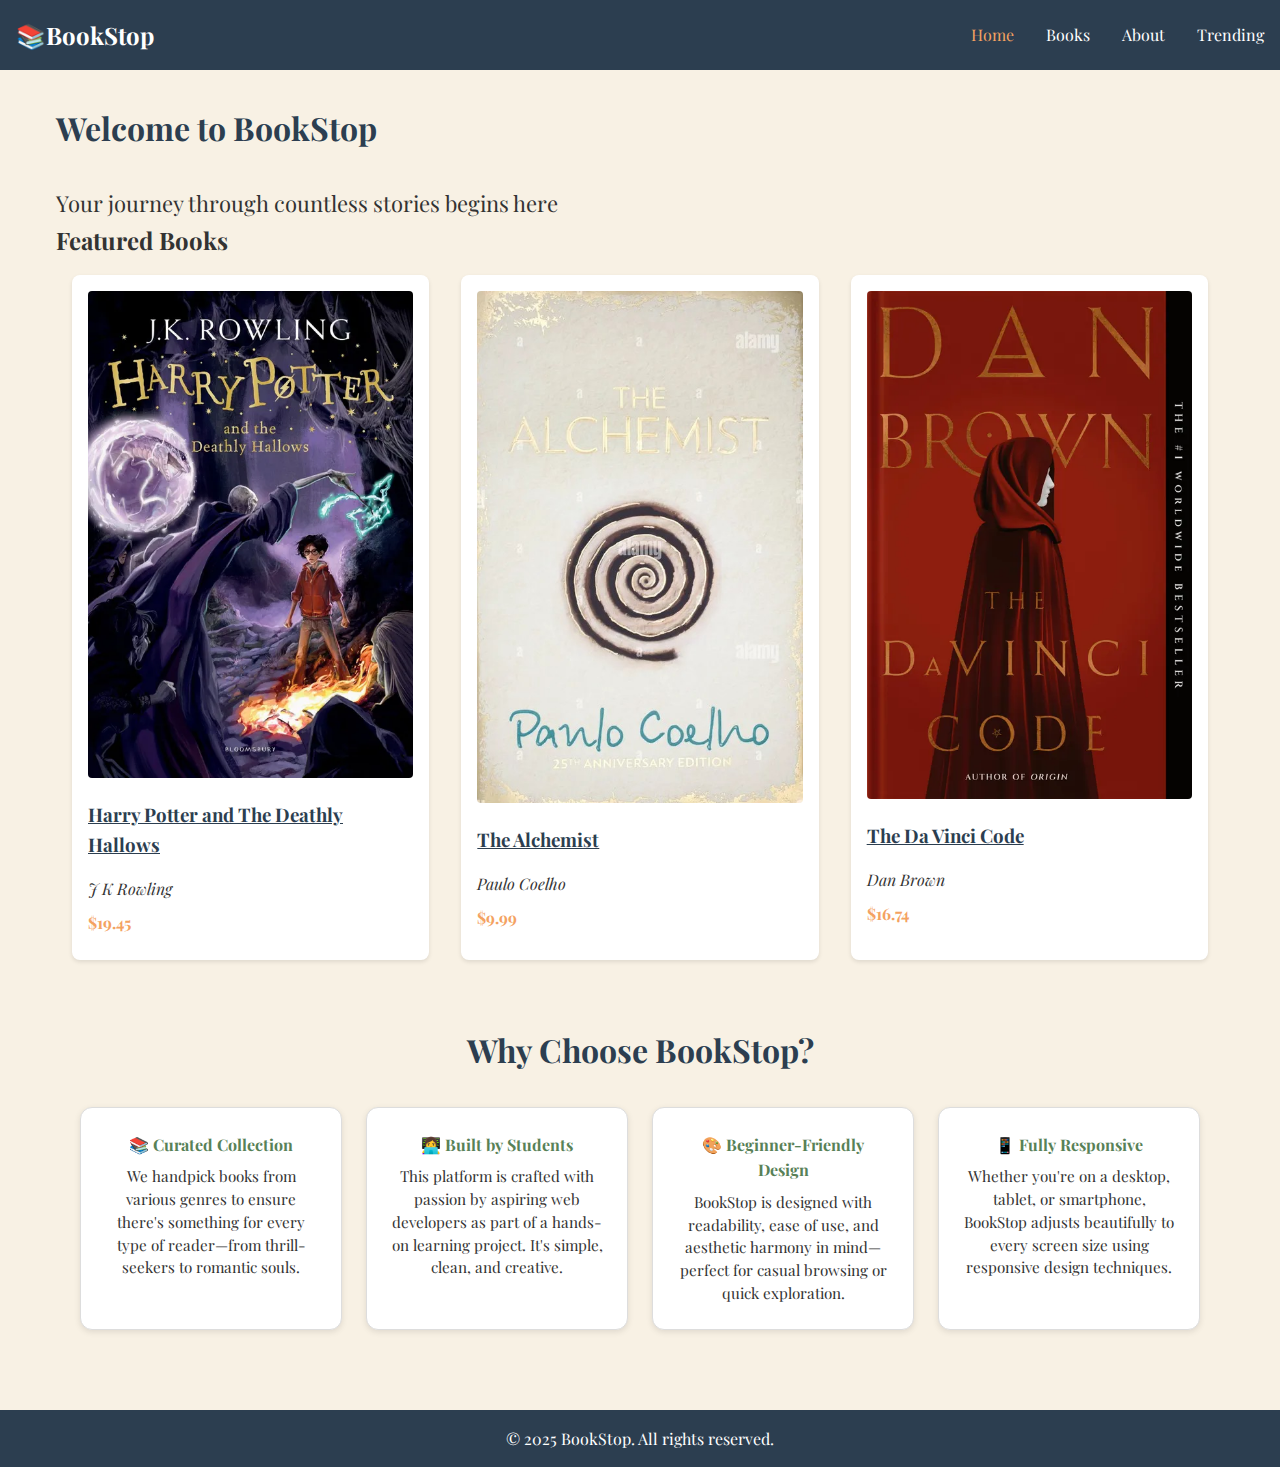
<file: BookStop/BookStop/index.html>
<!DOCTYPE html>
<html lang="en">
<head>
    <meta charset="UTF-8">
    <meta name="viewport" content="width=device-width, initial-scale=1.0">
    <title>BookStop - Your Online Bookstore</title>
    <link rel="stylesheet" href="style.css">
    <link href="https://fonts.googleapis.com/css2?family=Playfair+Display:wght@400;700&display=swap" rel="stylesheet">
</head>
<body>
    <nav class="navbar">
        <div class="logo">📚BookStop</div>
        <ul class="nav-links">
            <li><a href="index.html" class="active">Home</a></li>
            <li><a href="book_list.html">Books</a></li>
            <li><a href="about.html">About</a></li>
            <li><a href="trending.html">Trending</a></li>
        </ul>
    </nav>

    <main>
        <h1>Welcome to BookStop</h1>
        <section class="hero">
            <p>Your journey through countless stories begins here
            </p>
        </section>

        <section class="featured-books">
            <h2>Featured Books</h2>
            <div class="book-grid">
                <div class="book-card">
                    <img src="hallows.jpeg" alt="harry potter and the deathly hallows">
                    <h3><a href="bookdet.html">Harry Potter and The Deathly Hallows</a></h3>
                    <p class="author">J K Rowling</p>
                    <p class="price">$19.45</p>
                </div>
                <div class="book-card">
                    <img src="alchemist.jpeg" alt="harry potter and the sorcerer's stone">
                    <h3><a href="bookdet2.html">The Alchemist</a></h3>
                    <p class="author">Paulo Coelho</p>
                    <p class="price">$9.99</p>
                </div>
                <div class="book-card">
                    <img src="davinci.jpeg" alt="harry potter and the sorcerer's stone">
                    <h3><a href="bookdet3.html">The Da Vinci Code</a></h3>
                    <p class="author">Dan Brown</p>
                    <p class="price">$16.74</p>
                </div>
                <!-- More featured books can be added here -->
            </div>
        </section>
        <section class="why-choose-us">
  <h3>Why Choose BookStop?</h3>
  <div class="reasons-container">

    <div class="reason-card">
      <h4>📚 Curated Collection</h4>
      <p>We handpick books from various genres to ensure there's something for every type of reader—from thrill-seekers to romantic souls.</p>
    </div>

    <div class="reason-card">
      <h4>👩‍💻 Built by Students</h4>
      <p>This platform is crafted with passion by aspiring web developers as part of a hands-on learning project. It's simple, clean, and creative.</p>
    </div>

    <div class="reason-card">
      <h4>🎨 Beginner-Friendly Design</h4>
      <p>BookStop is designed with readability, ease of use, and aesthetic harmony in mind—perfect for casual browsing or quick exploration.</p>
    </div>

    <div class="reason-card">
      <h4>📱 Fully Responsive</h4>
      <p>Whether you're on a desktop, tablet, or smartphone, BookStop adjusts beautifully to every screen size using responsive design techniques.</p>
    </div>

  </div>
</section>
    </main>

    <footer>
        <p>&copy; 2025 BookStop. All rights reserved.</p>
    </footer>
</body>
</html>
</file>
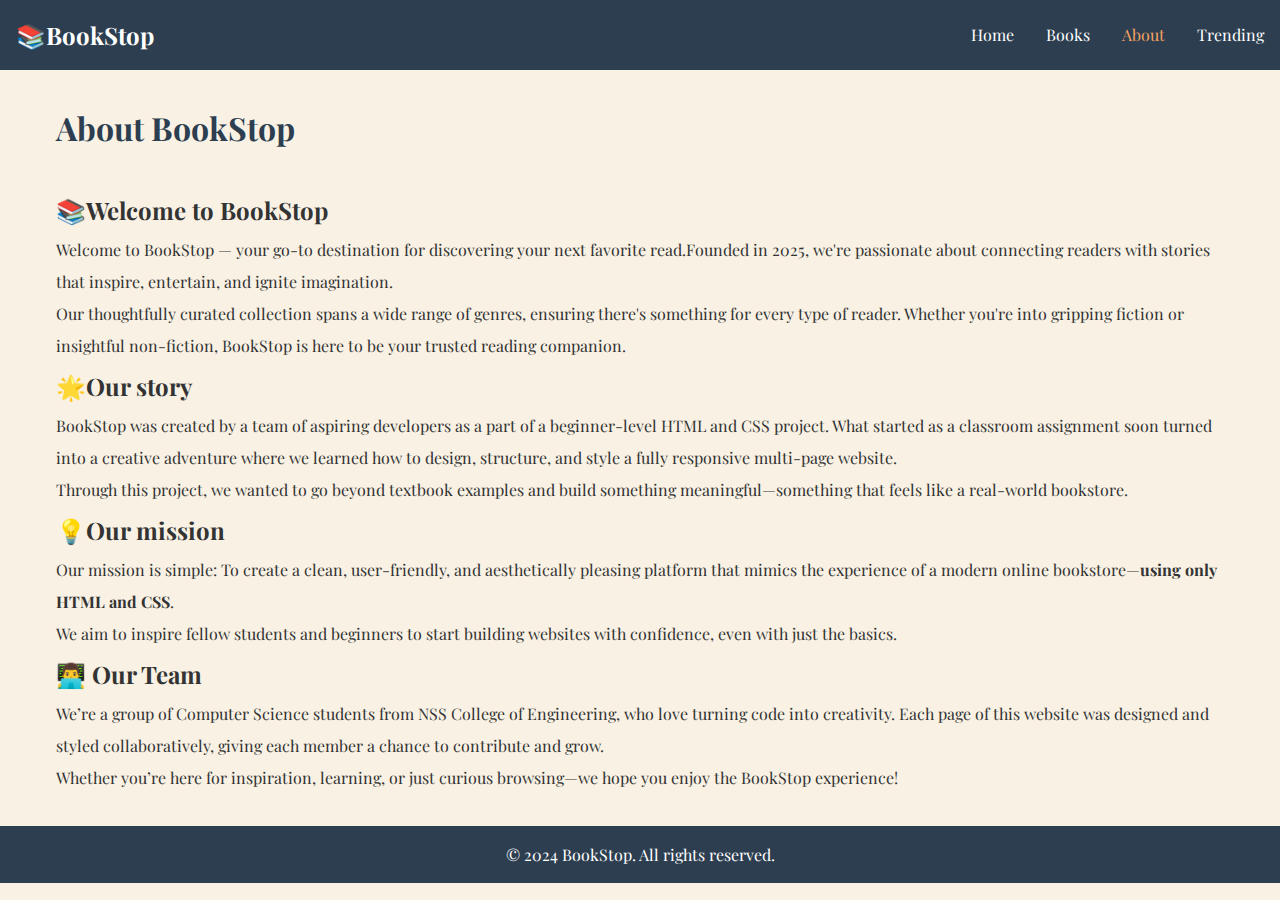
<file: BookStop/BookStop/about.html>
<!DOCTYPE html>
<html lang="en">
<head>
    <meta charset="UTF-8">
    <meta name="viewport" content="width=device-width, initial-scale=1.0">
    <title>About Us - BookStop</title>
    <link rel="stylesheet" href="style.css">
    <link href="https://fonts.googleapis.com/css2?family=Playfair+Display:wght@400;700&display=swap" rel="stylesheet">
</head>
<body>
    <nav class="navbar">
        <div class="logo">📚BookStop</div>
        <ul class="nav-links">
            <li><a href="index.html">Home</a></li>
            <li><a href="book_list.html">Books</a></li>
            <li><a href="about.html" class="active">About</a></li>
            <li><a href="trending.html">Trending</a></li>
        </ul>
    </nav>

    <main class="about">
        <h1>About BookStop</h1>
        <div class="aboutus">
            <h2>📚Welcome to BookStop</h2> 
            <p>Welcome to BookStop — your go-to destination for discovering your next favorite read.Founded in 2025, we're passionate about connecting readers with stories that inspire, entertain, and ignite imagination.</p>
            <p>Our thoughtfully curated collection spans a wide range of genres, ensuring there's something for every type of reader. Whether you're into gripping fiction or insightful non-fiction, BookStop is here to be your trusted reading companion.</p>
            <h2>🌟Our story</h2>
            <p>BookStop was created by a team of aspiring developers as a part of a beginner-level HTML and CSS project. What started as a classroom assignment soon turned into a creative adventure where we learned how to design, structure, and style a fully responsive multi-page website.</p>
            <p>Through this project, we wanted to go beyond textbook examples and build something meaningful—something that feels like a real-world bookstore.</p>
            <h2>💡Our mission</h2>
            <p>
        Our mission is simple: To create a clean, user-friendly, and aesthetically pleasing platform that mimics the experience of a modern online bookstore—<strong>using only HTML and CSS</strong>.
      </p>
      <p>
        We aim to inspire fellow students and beginners to start building websites with confidence, even with just the basics.
      </p>
      <h2>👨‍💻 Our Team</h2>
      <p>
        We’re a group of Computer Science students from NSS College of Engineering, who love turning code into creativity. Each page of this website was designed and styled collaboratively, giving each member a chance to contribute and grow.
      </p>
      <p>
        Whether you’re here for inspiration, learning, or just curious browsing—we hope you enjoy the BookStop experience!
      </p>
        </div>
    </main>

    <footer>
        <p>&copy; 2024 BookStop. All rights reserved.</p>
    </footer>
</body>
</html>
</file>
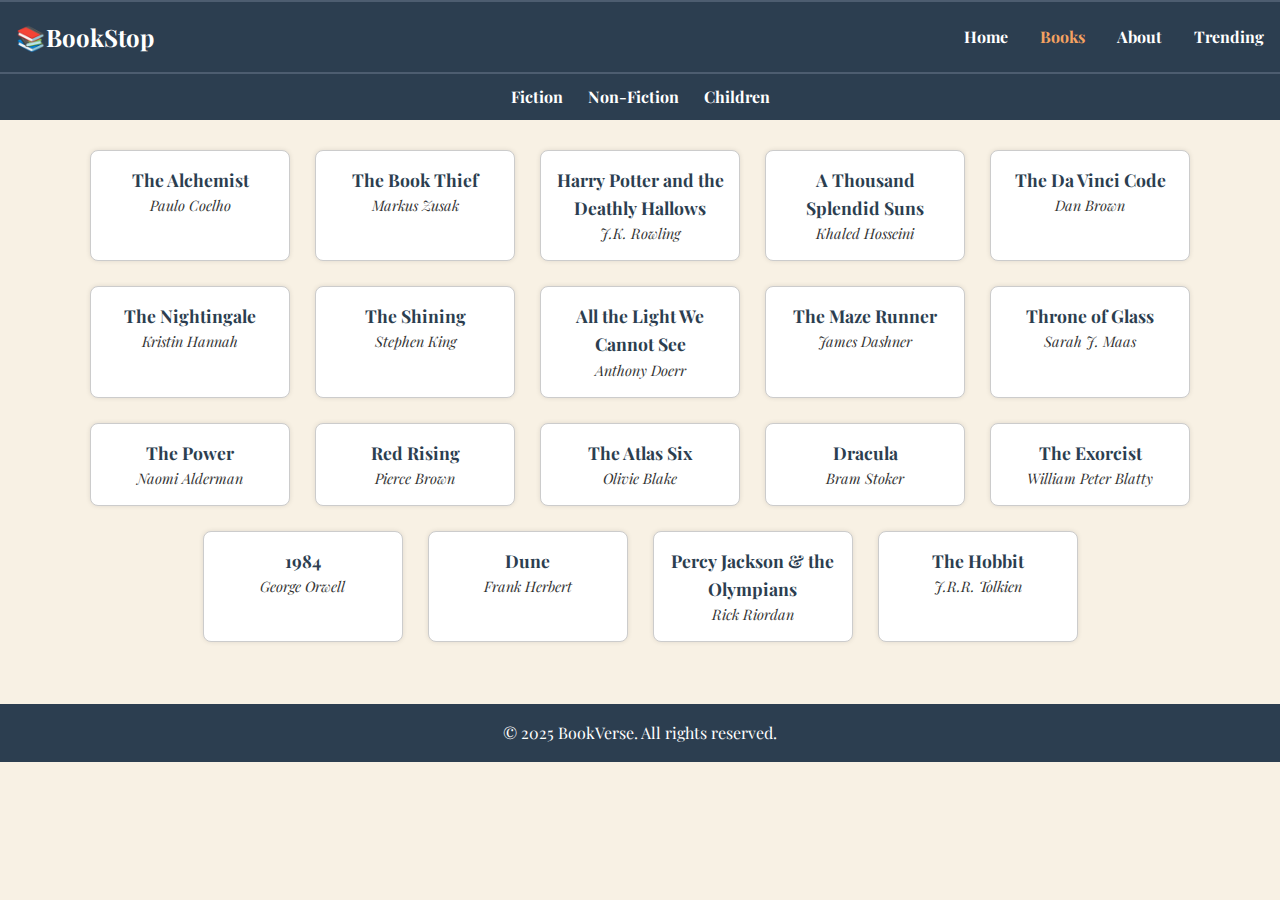
<file: BookStop/BookStop/book_list.html>
<!DOCTYPE html>
<html lang="en">
<head>
  <meta charset="UTF-8">
  <title>BookVerse - Book List</title>
  <style>
    body {
      font-family: 'Segoe UI', sans-serif;
      background-color: #F8F1E4;
      color: #333333;
      margin: 0;
    }

    header, footer {
      background-color: #2C3E50;
      color: white;
      text-align: center;
      padding: 15px;
    }

    nav {
      background-color: #2C3E50;
      display: flex;
      justify-content: center;
      gap: 25px;
      padding: 10px 0;
      border-top: 2px solid #4D5D70;
    }

    nav a {
      color: white;
      text-decoration: none;
      font-weight: bold;
      cursor: pointer;
    }

    nav a:hover {
      color: #F4A261;
    }

    .book-section {
      display: none;
      padding: 30px;
      display: none;
      flex-wrap: wrap;
      justify-content: center;
      gap: 25px;
    }

    .book {
      background-color: white;
      border: 1px solid #ccc;
      border-radius: 8px;
      width: 200px;
      text-align: center;
      padding: 15px;
      box-shadow: 0 0 5px rgba(0,0,0,0.1);
    }

    .book-title a {
      font-weight: bold;
      font-size: 1.1em;
      color: #2C3E50;
      text-decoration: none;
    }

    .book-title a:hover {
      color: #F4A261;
    }

    .author {
      font-size: 0.9em;
      color: #588157;
    }
  </style>
  <link rel="stylesheet" href="style.css">
    <link href="https://fonts.googleapis.com/css2?family=Playfair+Display:wght@400;700&display=swap" rel="stylesheet">
</head>
<body>
    <nav class="navbar">
        <div class="logo">📚BookStop</div>
        <ul class="nav-links">
            <li><a href="index.html">Home</a></li>
            <li><a href="book_list.html" class="active">Books</a></li>
            <li><a href="about.html">About</a></li>
            <li><a href="trending.html">Trending</a></li>
        </ul>
    </nav>
<nav>
  <a onclick="showSection('fiction')">Fiction</a>
  <a onclick="showSection('nonfiction')">Non-Fiction</a>
  <a onclick="showSection('children')">Children</a>
</nav>

<!-- Fiction Section -->
<section id="fiction" class="book-section">
  <div class="book">
    <div class="book-title"><a href="bookdet2.html">The Alchemist</a></div>
    <div class="author">Paulo Coelho</div>
  </div>
  <div class="book">
    <div class="book-title"><a href="#">The Book Thief</a></div>
    <div class="author">Markus Zusak</div>
  </div>
  <div class="book">
    <div class="book-title"><a href="bookdet.html">Harry Potter and the Deathly Hallows</a></div>
    <div class="author">J.K. Rowling</div>
  </div>
  <div class="book">
    <div class="book-title"><a href="#">A Thousand Splendid Suns</a></div>
    <div class="author">Khaled Hosseini</div>
  </div>
  <div class="book">
    <div class="book-title"><a href="bookdet3.html">The Da Vinci Code</a></div>
    <div class="author">Dan Brown</div>
  </div>
  <div class="book">
    <div class="book-title"><a href="#">The Nightingale</a></div>
    <div class="author">Kristin Hannah</div>
  </div>
  <div class="book">
    <div class="book-title"><a href="#">The Shining</a></div>
    <div class="author">Stephen King</div>
  </div>
  <div class="book">
    <div class="book-title"><a href="#">All the Light We Cannot See</a></div>
    <div class="author">Anthony Doerr</div>
  </div>
  <div class="book">
    <div class="book-title"><a href="#">The Maze Runner</a></div>
    <div class="author">James Dashner</div>
  </div>
  <div class="book">
    <div class="book-title"><a href="#">Throne of Glass</a></div>
    <div class="author">Sarah J. Maas</div>
  </div>
  <div class="book">
    <div class="book-title"><a href="#">The Power</a></div>
    <div class="author">Naomi Alderman</div>
  </div>
  <div class="book">
    <div class="book-title"><a href="#">Red Rising</a></div>
    <div class="author">Pierce Brown</div>
  </div>
  <div class="book">
    <div class="book-title"><a href="#">The Atlas Six</a></div>
    <div class="author">Olivie Blake</div>
  </div>
  <div class="book">
    <div class="book-title"><a href="#">Dracula</a></div>
    <div class="author">Bram Stoker</div>
  </div>
  <div class="book">
    <div class="book-title"><a href="#">The Exorcist</a></div>
    <div class="author">William Peter Blatty</div>
  </div>
  <div class="book">
    <div class="book-title"><a href="#">1984</a></div>
    <div class="author">George Orwell</div>
  </div>
  <div class="book">
    <div class="book-title"><a href="#">Dune</a></div>
    <div class="author">Frank Herbert</div>
  </div>
  <div class="book">
    <div class="book-title"><a href="#">Percy Jackson & the Olympians</a></div>
    <div class="author">Rick Riordan</div>
  </div>
  <div class="book">
    <div class="book-title"><a href="#">The Hobbit</a></div>
    <div class="author">J.R.R. Tolkien</div>
  </div>
</section>

<!-- Non-Fiction Section -->
<section id="nonfiction" class="book-section">
  <div class="book">
    <div class="book-title"><a href="#">Atomic Habits</a></div>
    <div class="author">James Clear</div>
  </div>
  <div class="book">
    <div class="book-title"><a href="#">The Diary of a Young Girl</a></div>
    <div class="author">Anne Frank</div>
  </div>
  <div class="book">
    <div class="book-title"><a href="#">Wings of Fire</a></div>
    <div class="author">Dr.A.P.J.Abdul Kalam</div>
  </div>
  <div class="book">
    <div class="book-title"><a href="#">The Art of War</a></div>
    <div class="author">Sun Tzu</div>
  </div>
  <div class="book">
    <div class="book-title"><a href="#">Zero to One</a></div>
    <div class="author">Peter Thiel</div>
  </div>
  <div class="book">
    <div class="book-title"><a href="#">A Brief History of Time</a></div>
    <div class="author">Stephen Hawking</div>
  </div>
  <div class="book">
    <div class="book-title"><a href="#">The Discovery of India</a></div>
    <div class="author">Jawaharlal Nehru</div>
  </div>
  <div class="book">
    <div class="book-title"><a href="#">21 Lessons for the 21st Century</a></div>
    <div class="author">Yuval Noah Harari</div>
  </div>
  <div class="book">
    <div class="book-title"><a href="#">Becoming</a></div>
    <div class="author">Michelle Obama</div>
  </div>
  <div class="book">
    <div class="book-title"><a href="#">I Am Malala</a></div>
    <div class="author">Malala Yousafzai</div>
  </div>
  <div class="book">
    <div class="book-title"><a href="#">Deep Work</a></div>
    <div class="author">Cal Newport</div>
  </div>
  <div class="book">
    <div class="book-title"><a href="#">Predictably Irrational</a></div>
    <div class="author">Dan Ariely</div>
  </div>
  <div class="book">
    <div class="book-title"><a href="#">Cosmos</a></div>
    <div class="author">Carl Sagan</div>
  </div>
  <div class="book">
    <div class="book-title"><a href="#">The Lean Startup</a></div>
    <div class="author">Eric Ries</div>
  </div>
  <div class="book">
    <div class="book-title"><a href="#">The Silk Roads</a></div>
    <div class="author">Peter Frankopan</div>
  </div>
  <div class="book">
    <div class="book-title"><a href="#">The Power of Now</a></div>
    <div class="author">Eckhart Tolle</div>
  </div>
  <div class="book">
    <div class="book-title"><a href="#">On Writing: A Memoir of the Craft</a></div>
    <div class="author">Stephen King</div>
  </div>
  <div class="book">
    <div class="book-title"><a href="#">Ikigai</a></div>
    <div class="author">Héctor García</div>
  </div>
  <div class="book">
    <div class="book-title"><a href="#">Rich Dad Poor Dad</a></div>
    <div class="author">Robert Kiyosaki</div>
  </div>
  <div class="book">
    <div class="book-title"><a href="#">Thinking, Fast and Slow</a></div>
    <div class="author">Daniel Kahneman</div>
  </div>
</section>

<!-- Children Section -->
<section id="children" class="book-section">
  <div class="book">
    <div class="book-title"><a href="#">Charlotte's Web</a></div>
    <div class="author">E.B. White</div>
  </div>
  <div class="book">
    <div class="book-title"><a href="#">The Jungle Book</a></div>
    <div class="author">Rudyard Kipling</div>
  </div>
  <div class="book">
    <div class="book-title"><a href="#">The Very Hungry Caterpillar</a></div>
    <div class="author">Eric Carle</div>
  </div>
  <div class="book">
    <div class="book-title"><a href="#">The Blue Umbrella</a></div>
    <div class="author">Ruskin Bond</div>
  </div>
  <div class="book">
    <div class="book-title"><a href="#">Goodnight Moon</a></div>
    <div class="author">Margaret Wise</div>
  </div>
  <div class="book">
    <div class="book-title"><a href="#">Magic Tree House</a></div>
    <div class="author">Mary Pope Osborne</div>
  </div>
  <div class="book">
    <div class="book-title"><a href="#">Grandma's Bag of Stories</a></div>
    <div class="author">Sudha Murty</div>
  </div>
  <div class="book">
    <div class="book-title"><a href="#">Room on the Broom</a></div>
    <div class="author">Julia Donaldson</div>
  </div>
  <div class="book">
    <div class="book-title"><a href="#">Wonder</a></div>
    <div class="author">R.J.Palacio</div>
  </div>
  <div class="book">
    <div class="book-title"><a href="#">A to Z Mysteries</a></div>
    <div class="author">Ron Roy</div>
  </div>
  <div class="book">
    <div class="book-title"><a href="#">Llama Llama Red Pajama</a></div>
    <div class="author">Anna Dewdney</div>
  </div>
  <div class="book">
    <div class="book-title"><a href="#">The Snowy Day</a></div>
    <div class="author">Ezra Jack Keats</div>
  </div>
  <div class="book">
    <div class="book-title"><a href="#">Diary of a Wimpy Kid</a></div>
    <div class="author">Jeff Kinney</div>
  </div>
  <div class="book">
    <div class="book-title"><a href="#">The Boxcar Children</a></div>
    <div class="author">Gertrude Chandler Warner</div>
  </div>
  <div class="book">
    <div class="book-title"><a href="#">Toto: The Auto</a></div>
    <div class="author">Radhika Chadha</div>
  </div>
  <div class="book">
    <div class="book-title"><a href="#">Stuart Little</a></div>
    <div class="author">E.B.White</div>
  </div>
  <div class="book">
    <div class="book-title"><a href="#">How to Train Your Dragon</a></div>
    <div class="author">Cressida Cowell</div>
  </div>
  <div class="book">
    <div class="book-title"><a href="#">The Gruffalo</a></div>
    <div class="author">Julia Donaldson</div>
  </div>
</section>

<footer>
  &copy; 2025 BookVerse. All rights reserved.
</footer>

<script>
  function showSection(sectionId) {
    const sections = document.querySelectorAll('.book-section');
    sections.forEach(sec => sec.style.display = 'none');
    document.getElementById(sectionId).style.display = 'flex';
  }

  // Show Fiction by default
  showSection('fiction');
</script>

</body>
</html>
</file>
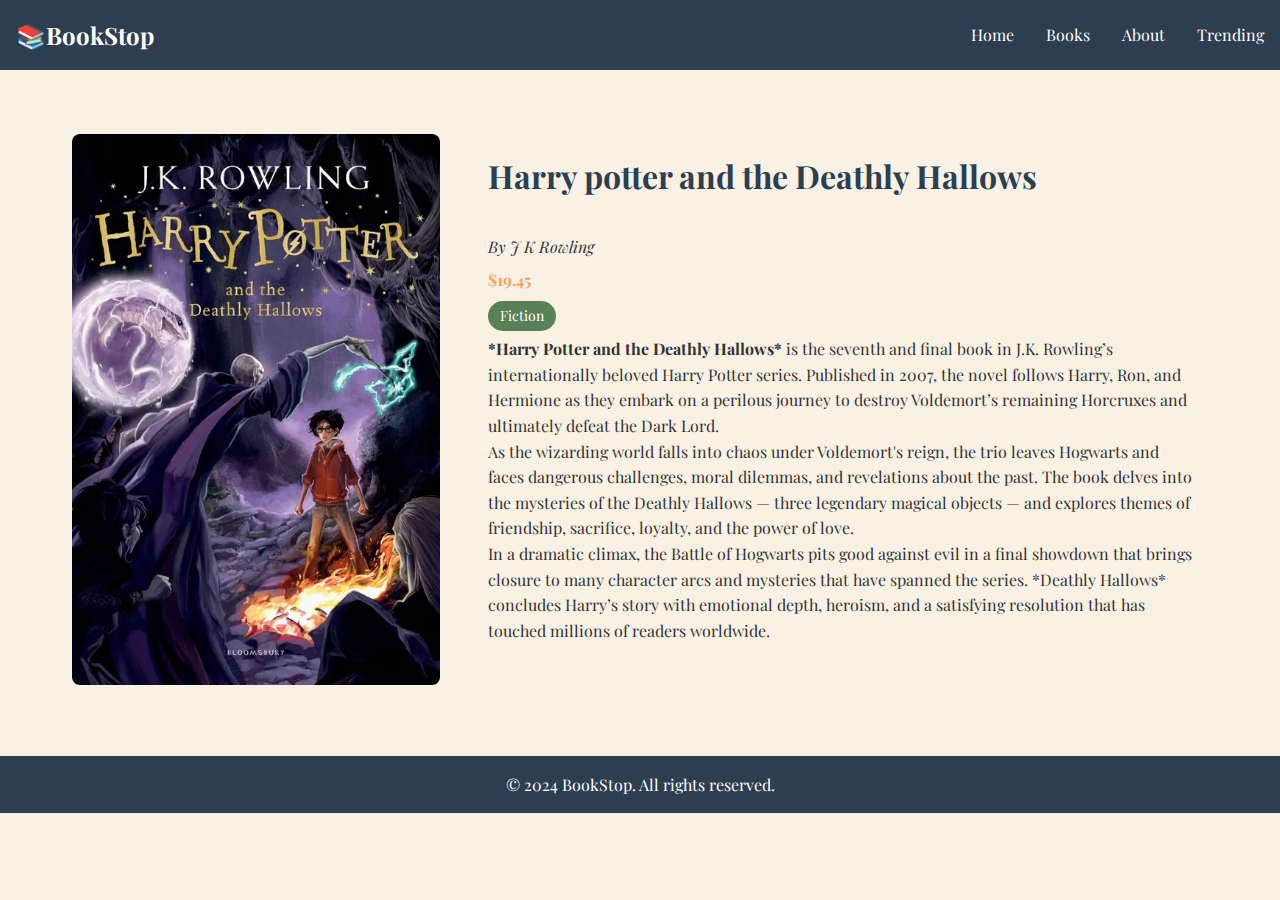
<file: BookStop/BookStop/bookdet.html>
<!DOCTYPE html>
<html lang="en">
<head>
    <meta charset="UTF-8">
    <meta name="viewport" content="width=device-width, initial-scale=1.0">
    <title>Book Details - BookStop</title>
    <link rel="stylesheet" href="style.css">
    <link href="https://fonts.googleapis.com/css2?family=Playfair+Display:wght@400;700&display=swap" rel="stylesheet">
</head>
<body>
    <nav class="navbar">
        <div class="logo">📚BookStop</div>
        <ul class="nav-links">
            <li><a href="index.html">Home</a></li>
            <li><a href="book_list.html">Books</a></li>
            <li><a href="about.html">About</a></li>
            <li><a href="trending.html">Trending</a></li>
        </ul>
    </nav>

    <main class="book-details">
        <div class="book-image">
            <img src="hallows.jpeg" alt="The Midnight Library">
        </div>
        <div class="book-info">
            <h1>Harry potter and the Deathly Hallows</h1>
            <p class="author">By J K Rowling</p>
            <p class="price">$19.45</p>
            <span class="tag">Fiction</span>
            <div class="description">
            <p><strong>*Harry Potter and the Deathly Hallows*</strong> is the seventh and final book in J.K. Rowling’s internationally beloved Harry Potter series. Published in 2007, the novel follows Harry, Ron, and Hermione as they embark on a perilous journey to destroy Voldemort’s remaining Horcruxes and ultimately defeat the Dark Lord.
            </p>
            <p>
            As the wizarding world falls into chaos under Voldemort's reign, the trio leaves Hogwarts and faces dangerous challenges, moral dilemmas, and revelations about the past. The book delves into the mysteries of the Deathly Hallows — three legendary magical objects — and explores themes of friendship, sacrifice, loyalty, and the power of love.
            </p>
            <p>
            In a dramatic climax, the Battle of Hogwarts pits good against evil in a final showdown that brings closure to many character arcs and mysteries that have spanned the series. *Deathly Hallows* concludes Harry’s story with emotional depth, heroism, and a satisfying resolution that has touched millions of readers worldwide.
            </p>
            </div>
        </div>
    </main>

    <footer>
        <p>&copy; 2024 BookStop. All rights reserved.</p>
    </footer>
</body>
</html>
</file>
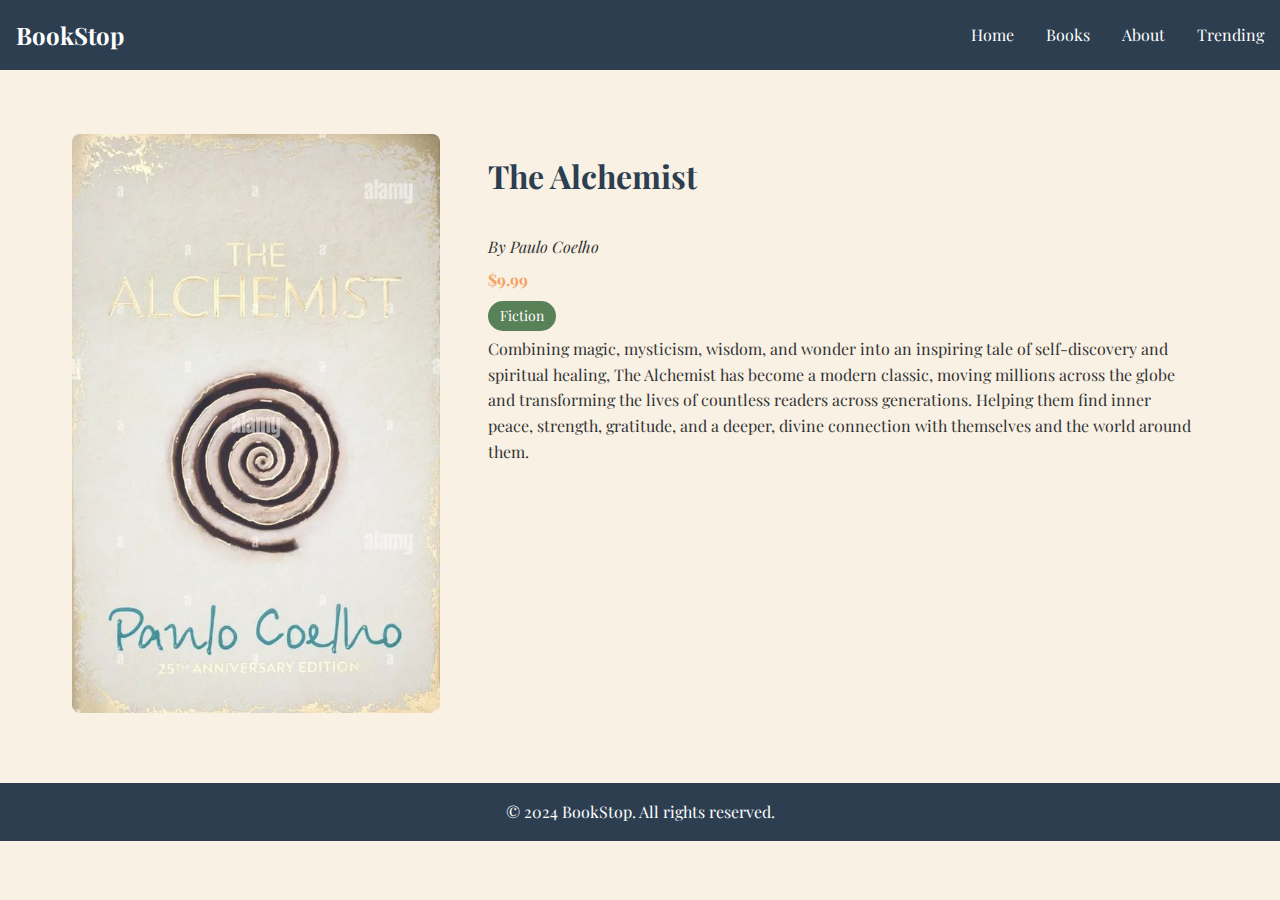
<file: BookStop/BookStop/bookdet2.html>
<!DOCTYPE html>
<html lang="en">
<head>
    <meta charset="UTF-8">
    <meta name="viewport" content="width=device-width, initial-scale=1.0">
    <title>Book Details - BookStop</title>
    <link rel="stylesheet" href="style.css">
    <link href="https://fonts.googleapis.com/css2?family=Playfair+Display:wght@400;700&display=swap" rel="stylesheet">
</head>
<body>
    <nav class="navbar">
        <div class="logo">BookStop</div>
        <ul class="nav-links">
            <li><a href="index.html">Home</a></li>
            <li><a href="book_list.html">Books</a></li>
            <li><a href="about.html">About</a></li>
            <li><a href="trending.html">Trending</a></li>
        </ul>
    </nav>

    <main class="book-details">
        <div class="book-image">
            <img src="alchemist.jpeg" alt="The Midnight Library">
        </div>
        <div class="book-info">
            <h1>The Alchemist</h1>
            <p class="author">By Paulo Coelho</p>
            <p class="price">$9.99</p>
            <span class="tag">Fiction</span>
            <p class="description">
                Combining magic, mysticism, wisdom, and wonder into an inspiring tale of self-discovery and spiritual healing, The Alchemist has become a modern classic, moving millions across the globe and transforming the lives of countless readers across generations. Helping them find inner peace, strength, gratitude, and a deeper, divine connection with themselves and the world around them.
            </p>
        </div>
    </main>

    <footer>
        <p>&copy; 2024 BookStop. All rights reserved.</p>
    </footer>
</body>
</html>
</file>
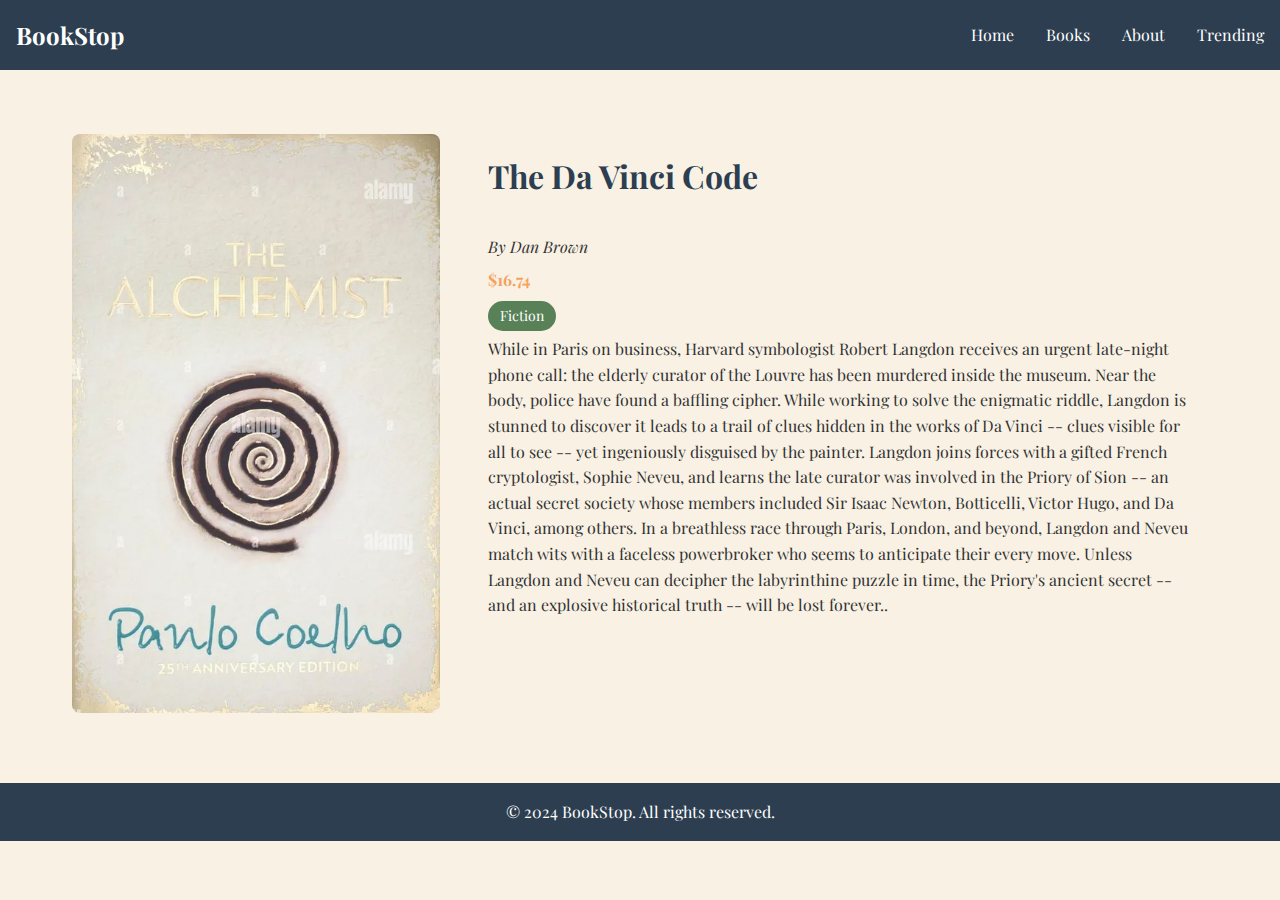
<file: BookStop/BookStop/bookdet3.html>
<!DOCTYPE html>
<html lang="en">
<head>
    <meta charset="UTF-8">
    <meta name="viewport" content="width=device-width, initial-scale=1.0">
    <title>Book Details - BookStop</title>
    <link rel="stylesheet" href="style.css">
    <link href="https://fonts.googleapis.com/css2?family=Playfair+Display:wght@400;700&display=swap" rel="stylesheet">
</head>
<body>
    <nav class="navbar">
        <div class="logo">BookStop</div>
        <ul class="nav-links">
            <li><a href="index.html">Home</a></li>
            <li><a href="book_list.html">Books</a></li>
            <li><a href="about.html">About</a></li>
            <li><a href="trending.html">Trending</a></li>
        </ul>
    </nav>

    <main class="book-details">
        <div class="book-image">
            <img src="alchemist.jpeg" alt="The Midnight Library">
        </div>
        <div class="book-info">
            <h1>The Da Vinci Code</h1>
            <p class="author">By Dan Brown</p>
            <p class="price">$16.74</p>
            <span class="tag">Fiction</span>
            <p class="description">
                While in Paris on business, Harvard symbologist Robert Langdon receives an urgent late-night phone call: the elderly curator of the Louvre has been murdered inside the museum. Near the body, police have found a baffling cipher. While working to solve the enigmatic riddle, Langdon is stunned to discover it leads to a trail of clues hidden in the works of Da Vinci -- clues visible for all to see -- yet ingeniously disguised by the painter.
                
                Langdon joins forces with a gifted French cryptologist, Sophie Neveu, and learns the late curator was involved in the Priory of Sion -- an actual secret society whose members included Sir Isaac Newton, Botticelli, Victor Hugo, and Da Vinci, among others.

                In a breathless race through Paris, London, and beyond, Langdon and Neveu match wits with a faceless powerbroker who seems to anticipate their every move. Unless Langdon and Neveu can decipher the labyrinthine puzzle in time, the Priory's ancient secret -- and an explosive historical truth -- will be lost forever..
            </p>
        </div>
    </main>

    <footer>
        <p>&copy; 2024 BookStop. All rights reserved.</p>
    </footer>
</body>
</html>
</file>
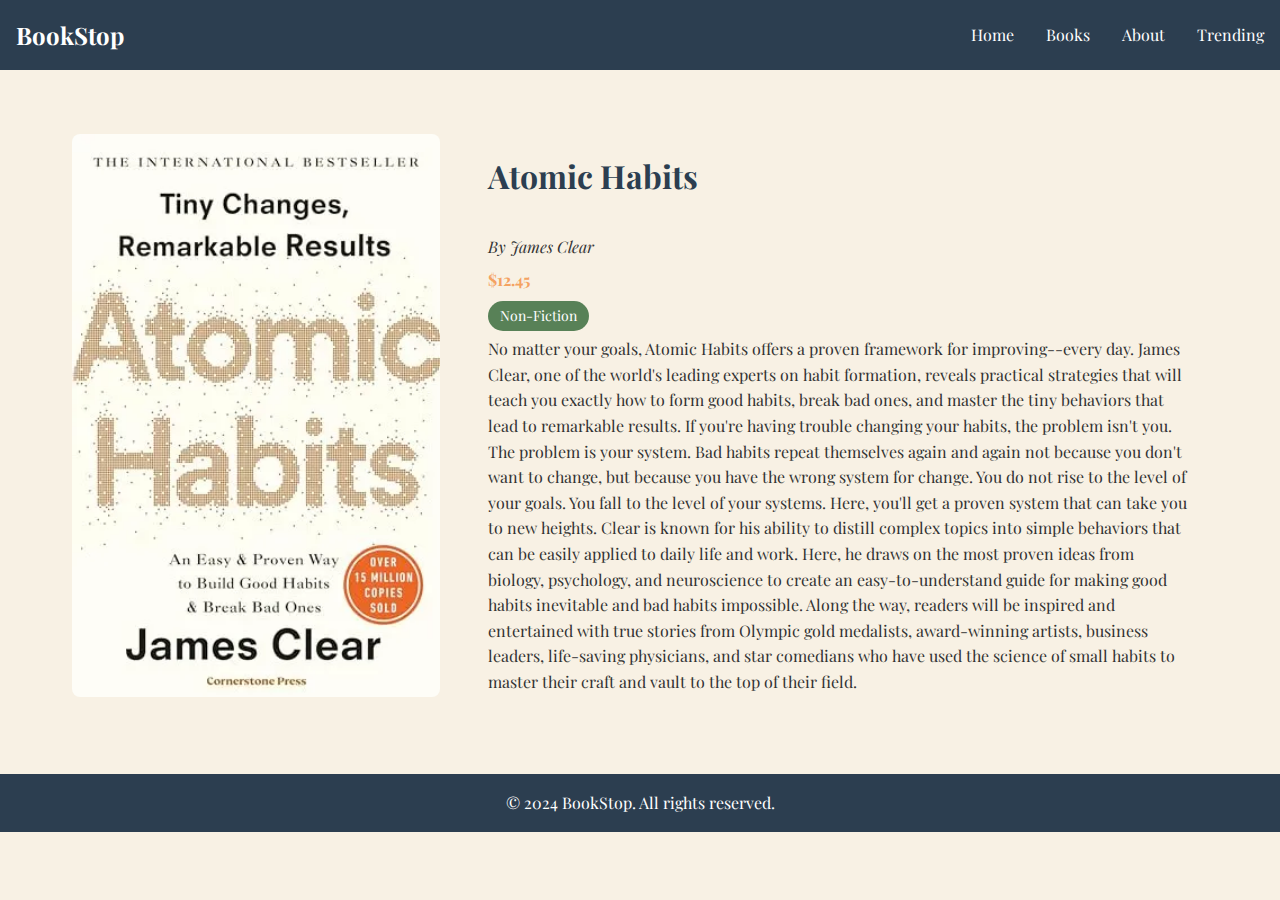
<file: BookStop/BookStop/bookdet4.html>
<!DOCTYPE html>
<html lang="en">
<head>
    <meta charset="UTF-8">
    <meta name="viewport" content="width=device-width, initial-scale=1.0">
    <title>Book Details - BookStop</title>
    <link rel="stylesheet" href="style.css">
    <link href="https://fonts.googleapis.com/css2?family=Playfair+Display:wght@400;700&display=swap" rel="stylesheet">
</head>
<body>
    <nav class="navbar">
        <div class="logo">BookStop</div>
        <ul class="nav-links">
            <li><a href="index.html">Home</a></li>
            <li><a href="book_list.html">Books</a></li>
            <li><a href="about.html">About</a></li>
            <li><a href="trending.html">Trending</a></li>
        </ul>
    </nav>

    <main class="book-details">
        <div class="book-image">
            <img src="atomic.jpg" alt="The Midnight Library">
        </div>
        <div class="book-info">
            <h1>Atomic Habits</h1>
            <p class="author">By James Clear</p>
            <p class="price">$12.45</p>
            <span class="tag">Non-Fiction</span>
            <p class="description">
                No matter your goals, Atomic Habits offers a proven framework for improving--every day. James Clear, one of the world's leading experts on habit formation, reveals practical strategies that will teach you exactly how to form good habits, break bad ones, and master the tiny behaviors that lead to remarkable results.

                If you're having trouble changing your habits, the problem isn't you. The problem is your system. Bad habits repeat themselves again and again not because you don't want to change, but because you have the wrong system for change. You do not rise to the level of your goals. You fall to the level of your systems. Here, you'll get a proven system that can take you to new heights.

                Clear is known for his ability to distill complex topics into simple behaviors that can be easily applied to daily life and work. Here, he draws on the most proven ideas from biology, psychology, and neuroscience to create an easy-to-understand guide for making good habits inevitable and bad habits impossible. Along the way, readers will be inspired and entertained with true stories from Olympic gold medalists, award-winning artists, business leaders, life-saving physicians, and star comedians who have used the science of small habits to master their craft and vault to the top of their field.

            </p>
        </div>
    </main>

    <footer>
        <p>&copy; 2024 BookStop. All rights reserved.</p>
    </footer>
</body>
</html>
</file>
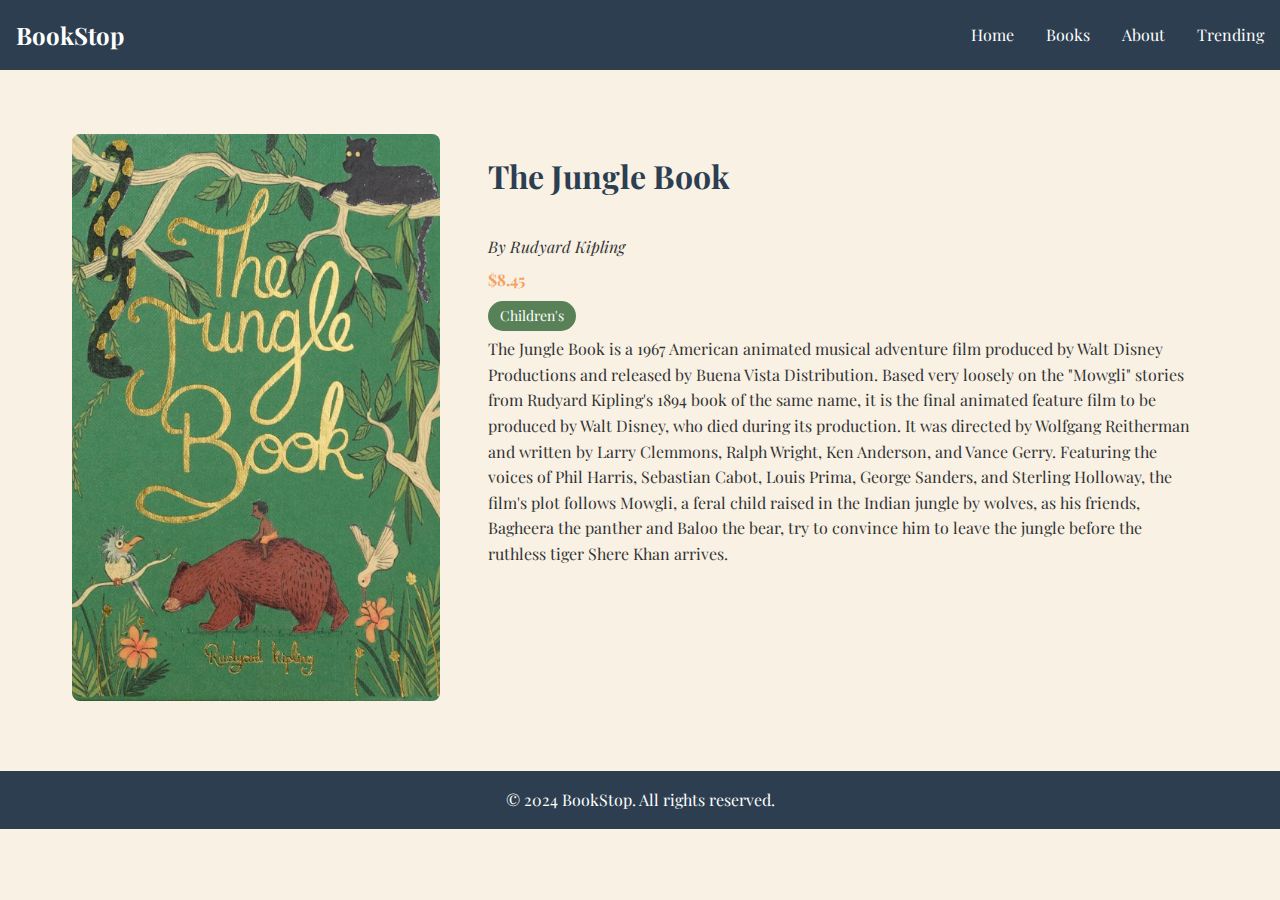
<file: BookStop/BookStop/bookdet5.html>
<!DOCTYPE html>
<html lang="en">
<head>
    <meta charset="UTF-8">
    <meta name="viewport" content="width=device-width, initial-scale=1.0">
    <title>Book Details - BookStop</title>
    <link rel="stylesheet" href="style.css">
    <link href="https://fonts.googleapis.com/css2?family=Playfair+Display:wght@400;700&display=swap" rel="stylesheet">
</head>
<body>
    <nav class="navbar">
        <div class="logo">BookStop</div>
        <ul class="nav-links">
            <li><a href="index.html">Home</a></li>
            <li><a href="book_list.html">Books</a></li>
            <li><a href="about.html">About</a></li>
            <li><a href="trending.html">Trending</a></li>
        </ul>
    </nav>

    <main class="book-details">
        <div class="book-image">
            <img src="tjb.jpeg" alt="The Midnight Library">
        </div>
        <div class="book-info">
            <h1>The Jungle Book</h1>
            <p class="author">By Rudyard Kipling</p>
            <p class="price">$8.45</p>
            <span class="tag">Children's</span>
            <p class="description">
                The Jungle Book is a 1967 American animated musical adventure film produced by Walt Disney Productions and released by Buena Vista Distribution. Based very loosely on the "Mowgli" stories from Rudyard Kipling's 1894 book of the same name, it is the final animated feature film to be produced by Walt Disney, who died during its production. 
                It was directed by Wolfgang Reitherman and written by Larry Clemmons, Ralph Wright, Ken Anderson, and Vance Gerry. Featuring the voices of Phil Harris, Sebastian Cabot, Louis Prima, George Sanders, and Sterling Holloway, the film's plot follows Mowgli, a feral child raised in the Indian jungle by wolves, as his friends, Bagheera the panther and Baloo the bear, try to convince him to leave the jungle before the ruthless tiger Shere Khan arrives.

            </p>
        </div>
    </main>

    <footer>
        <p>&copy; 2024 BookStop. All rights reserved.</p>
    </footer>
</body>
</html>
</file>
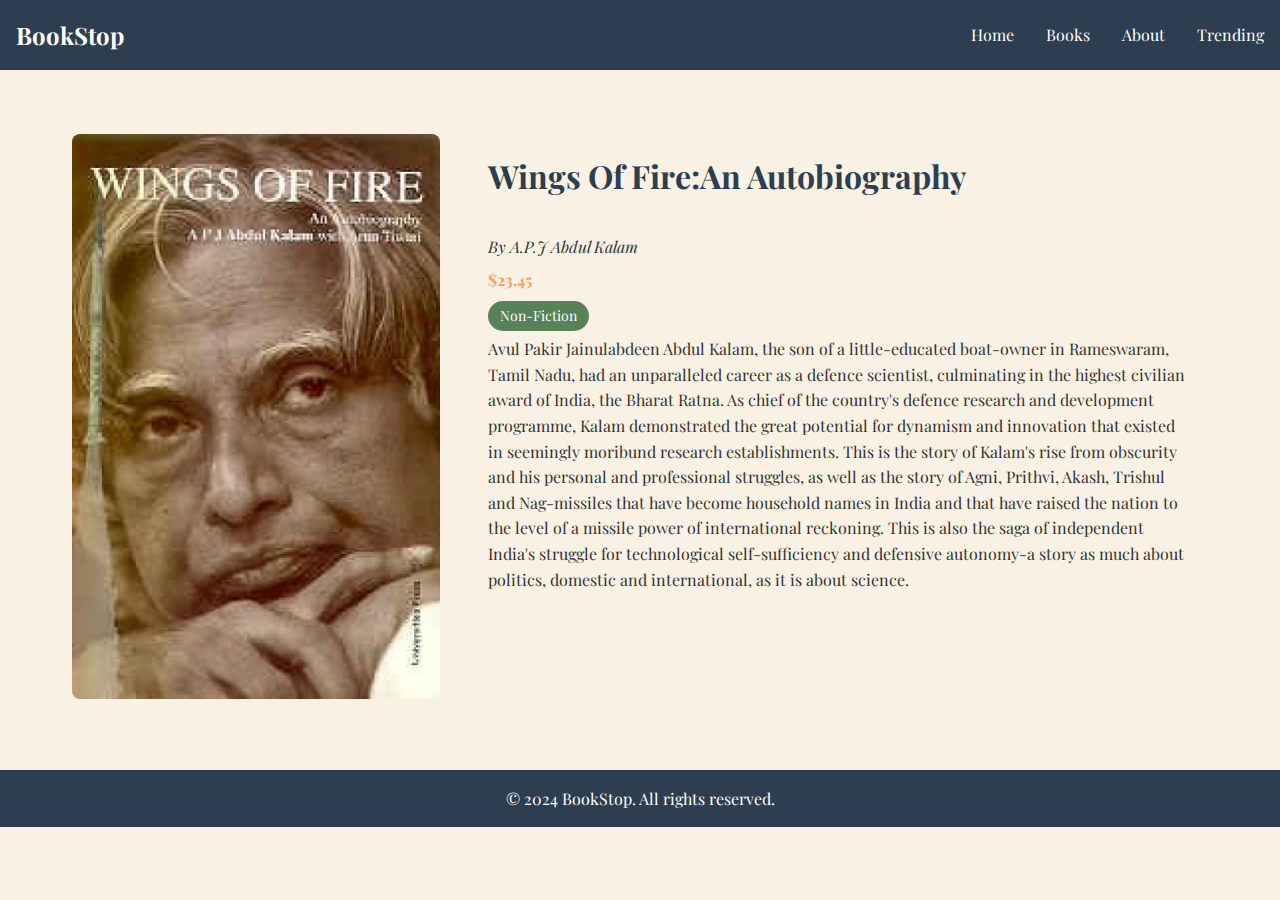
<file: BookStop/BookStop/bookdet6.html>
<!DOCTYPE html>
<html lang="en">
<head>
    <meta charset="UTF-8">
    <meta name="viewport" content="width=device-width, initial-scale=1.0">
    <title>Book Details - BookStop</title>
    <link rel="stylesheet" href="style.css">
    <link href="https://fonts.googleapis.com/css2?family=Playfair+Display:wght@400;700&display=swap" rel="stylesheet">
</head>
<body>
    <nav class="navbar">
        <div class="logo">BookStop</div>
        <ul class="nav-links">
            <li><a href="index.html">Home</a></li>
            <li><a href="book_list.html">Books</a></li>
            <li><a href="about.html">About</a></li>
            <li><a href="trending.html">Trending</a></li>
        </ul>
    </nav>

    <main class="book-details">
        <div class="book-image">
            <img src="wof.jpg" alt="The Midnight Library">
        </div>
        <div class="book-info">
            <h1>Wings Of Fire:An Autobiography</h1>
            <p class="author">By A.P.J Abdul Kalam</p>
            <p class="price">$23.45</p>
            <span class="tag">Non-Fiction</span>
            <p class="description">
                Avul Pakir Jainulabdeen Abdul Kalam, the son of a little-educated boat-owner in Rameswaram, Tamil Nadu, had an unparalleled career as a defence scientist, culminating in the highest civilian award of India, the Bharat Ratna. As chief of the country's defence research and development programme, Kalam demonstrated the great potential for dynamism and innovation that existed in seemingly moribund research establishments. This is the story of Kalam's rise from obscurity and his personal and professional struggles, as well as the story of Agni, Prithvi, Akash, Trishul and Nag-missiles that have become household names in India and that have raised the nation to the level of a missile power of international reckoning. This is also the saga of independent India's struggle for technological self-sufficiency and defensive autonomy-a story as much about politics, domestic and international, as it is about science.

            </p>
        </div>
    </main>

    <footer>
        <p>&copy; 2024 BookStop. All rights reserved.</p>
    </footer>
</body>
</html>
</file>
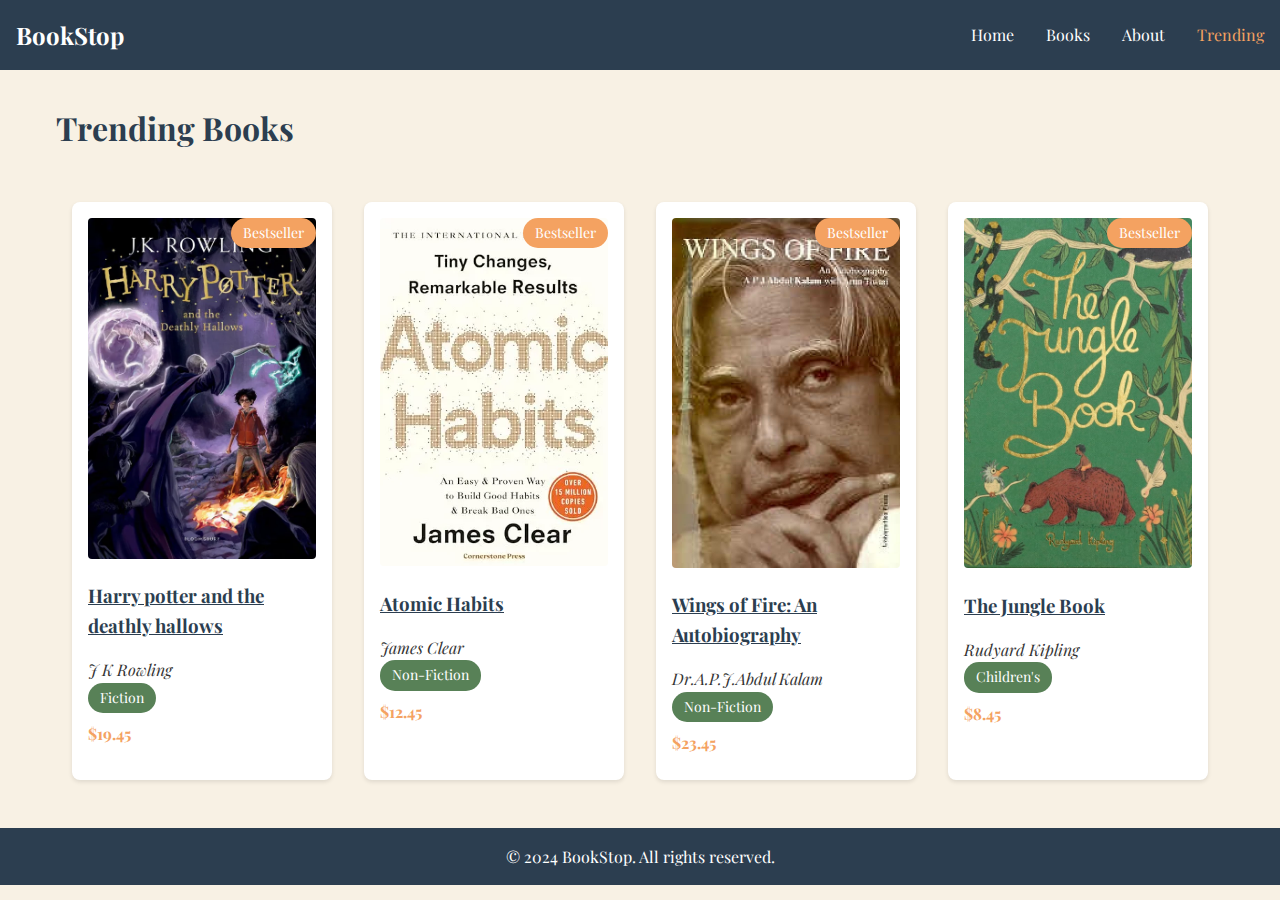
<file: BookStop/BookStop/trending.html>
<!DOCTYPE html>
<html lang="en">
<head>
    <meta charset="UTF-8">
    <meta name="viewport" content="width=device-width, initial-scale=1.0">
    <title>Trending Books - BookStop</title>
    <link rel="stylesheet" href="style.css">
    <link href="https://fonts.googleapis.com/css2?family=Playfair+Display:wght@400;700&display=swap" rel="stylesheet">
</head>
<body>
    <nav class="navbar">
        <div class="logo">BookStop</div>
        <ul class="nav-links">
            <li><a href="index.html">Home</a></li>
            <li><a href="book_list.html">Books</a></li>
            <li><a href="about.html">About</a></li>
            <li><a href="trending.html" class="active">Trending</a></li>
        </ul>
    </nav>

    <main>
        <h1>Trending Books</h1>
        <div class="book-grid">
            <div class="book-card">
                <div class="badge bestseller">Bestseller</div>
                <img src="hallows.jpeg" alt="Deathly Hallows">
                <h3><a href="bookdet.html">Harry potter and the deathly hallows</a></h3>
                <p class="author">J K Rowling</p>
                <span class="tag">Fiction</span>
                <p class="price">$19.45</p>
            </div>
            <div class="book-card">
                <div class="badge bestseller">Bestseller</div>
                <img src="atomic.jpg" alt="Deathly Hallows">
                <h3><a href="bookdet4.html">Atomic Habits</a></h3>
                <p class="author">James Clear</p>
                <span class="tag">Non-Fiction</span>
                <p class="price">$12.45</p>
            </div>
            <div class="book-card">
                <div class="badge bestseller">Bestseller</div>
                <img src="wof.jpg" alt="Deathly Hallows">
                <h3><a href="bookdet6.html">Wings of Fire: An Autobiography</a></h3>
                <p class="author">Dr.A.P.J.Abdul Kalam</p>
                <span class="tag">Non-Fiction</span>
                <p class="price">$23.45</p>
            </div>
            <div class="book-card">
                <div class="badge bestseller">Bestseller</div>
                <img src="tjb.jpeg" alt="Deathly Hallows">
                <h3><a href="bookdet5.html">The Jungle Book</a></h3>
                <p class="author">Rudyard Kipling</p>
                <span class="tag">Children's</span>
                <p class="price">$8.45</p>
            </div>
            <!-- More trending books will be added here -->
        </div>
    </main>

    <footer>
        <p>&copy; 2024 BookStop. All rights reserved.</p>
    </footer>
</body>
</html>
</file>
<file: BookStop/BookStop/style.css>
/* Base styles */
:root {
    --primary: #2C3E50;
    --background: #F8F1E4;
    --accent: #F4A261;
    --text: #333333;
    --tag: #588157;
}

* {
    margin: 0;
    padding: 0;
    box-sizing: border-box;
}

body {
    font-family: 'Playfair Display', serif;
    background-color: var(--background);
    color: var(--text);
    line-height: 1.6;
}

/* Navigation */
.navbar {
    background-color: var(--primary);
    padding: 1rem;
    display: flex;
    justify-content: space-between;
    align-items: center;
}

.logo {
    color: white;
    font-size: 1.5rem;
    font-weight: bold;
}

.nav-links {
    display: flex;
    list-style: none;
    gap: 2rem;
}

.nav-links a {
    color: white;
    text-decoration: none;
    transition: color 0.3s;
}

.nav-links a:hover,
.nav-links a.active {
    color: var(--accent);
}

/* Main content */
main {
    max-width: 1200px;
    margin: 2rem auto;
    padding: 0 1rem;
}

h1 {
    color: var(--primary);
    margin-bottom: 2rem;
}

/* Book grid */
.book-grid {
    display: grid;
    grid-template-columns: repeat(auto-fit, minmax(250px, 1fr));
    gap: 2rem;
    padding: 1rem;
}

.book-card {
    background: white;
    border-radius: 8px;
    padding: 1rem;
    box-shadow: 0 2px 4px rgba(0, 0, 0, 0.1);
    position: relative;
}
.book-card a {
    color: var(--primary);
    font-style: normal;
}
.book-card img {
    width: 100%;
    height: auto;
    border-radius: 4px;
}

.book-card h3 {
    margin: 1rem 0;
    color: var(--primary);
}

.author {
    color: var(--text);
    font-style: italic;
}

.price {
    color: var(--accent);
    font-weight: bold;
    margin: 0.5rem 0;
}

/* Tags and badges */
.tag {
    background-color: var(--tag);
    color: white;
    padding: 0.25rem 0.75rem;
    border-radius: 15px;
    font-size: 0.875rem;
    display: inline-block;
}

.badge {
    position: absolute;
    top: 1rem;
    right: 1rem;
    background-color: var(--accent);
    color: white;
    padding: 0.25rem 0.75rem;
    border-radius: 15px;
    font-size: 0.875rem;
}

/* Book details page */
.book-details {
    display: grid;
    grid-template-columns: 1fr 2fr;
    gap: 2rem;
    padding: 2rem;
}

.book-image img {
    width: 100%;
    max-width: 400px;
    height: auto;
    border-radius: 8px;
}

.book-info {
    padding: 1rem;
}
.description{
    padding-top: 5px;
}

/* About page */
.about-content {
    max-width: 800px;
    max-height: 800px;
    margin: 0 auto;
    padding: 2rem;
}

/* Footer */
footer {
    background-color: var(--primary);
    color: white;
    text-align: center;
    padding: 1rem;
    margin-top: 2rem;
}

/* Buttons */
.button {
    background-color: var(--accent);
    color: white;
    padding: 0.5rem 1rem;
    border-radius: 4px;
    text-decoration: none;
    display: inline-block;
    margin-top: 1rem;
    transition: background-color 0.3s;
}

.button:hover {
    background-color: var(--primary);
}

/* Responsive design */
@media (max-width: 768px) {
    .nav-links {
        gap: 1rem;
    }

    .book-details {
        grid-template-columns: 1fr;
    }

    .book-image {
        text-align: center;
    }

    .book-image img {
        max-width: 300px;
    }
}

@media (max-width: 480px) {
    .nav-links {
        flex-direction: column;
        gap: 0.5rem;
    }

    .navbar {
        flex-direction: column;
        text-align: center;
    }

    .logo {
        margin-bottom: 1rem;
    }
}

.why-choose-us {
  background-color: #F8F1E4;
  padding: 3rem 1.5rem;
  text-align: center;
}

.why-choose-us h3 {
  color: #2C3E50;
  margin-bottom: 2rem;
  font-size: 2rem;
}

.reasons-container {
  display: grid;
  grid-template-columns: repeat(auto-fit, minmax(250px, 1fr));
  gap: 1.5rem;
}

.reason-card {
  background-color: white;
  border: 1px solid #ddd;
  padding: 1.5rem;
  border-radius: 12px;
  box-shadow: 0 2px 6px rgba(0,0,0,0.1);
  transition: transform 0.2s ease;
}

.reason-card:hover {
  transform: translateY(-5px);
}

.reason-card h4 {
  color: #588157;
  margin-bottom: 0.5rem;
}

.reason-card p {
  color: #333333;
  font-size: 0.95rem;
  line-height: 1.5;
}
.hero{
    font-size: 22px;
}
.aboutus{
    line-height: 2.0;
}
</file>
